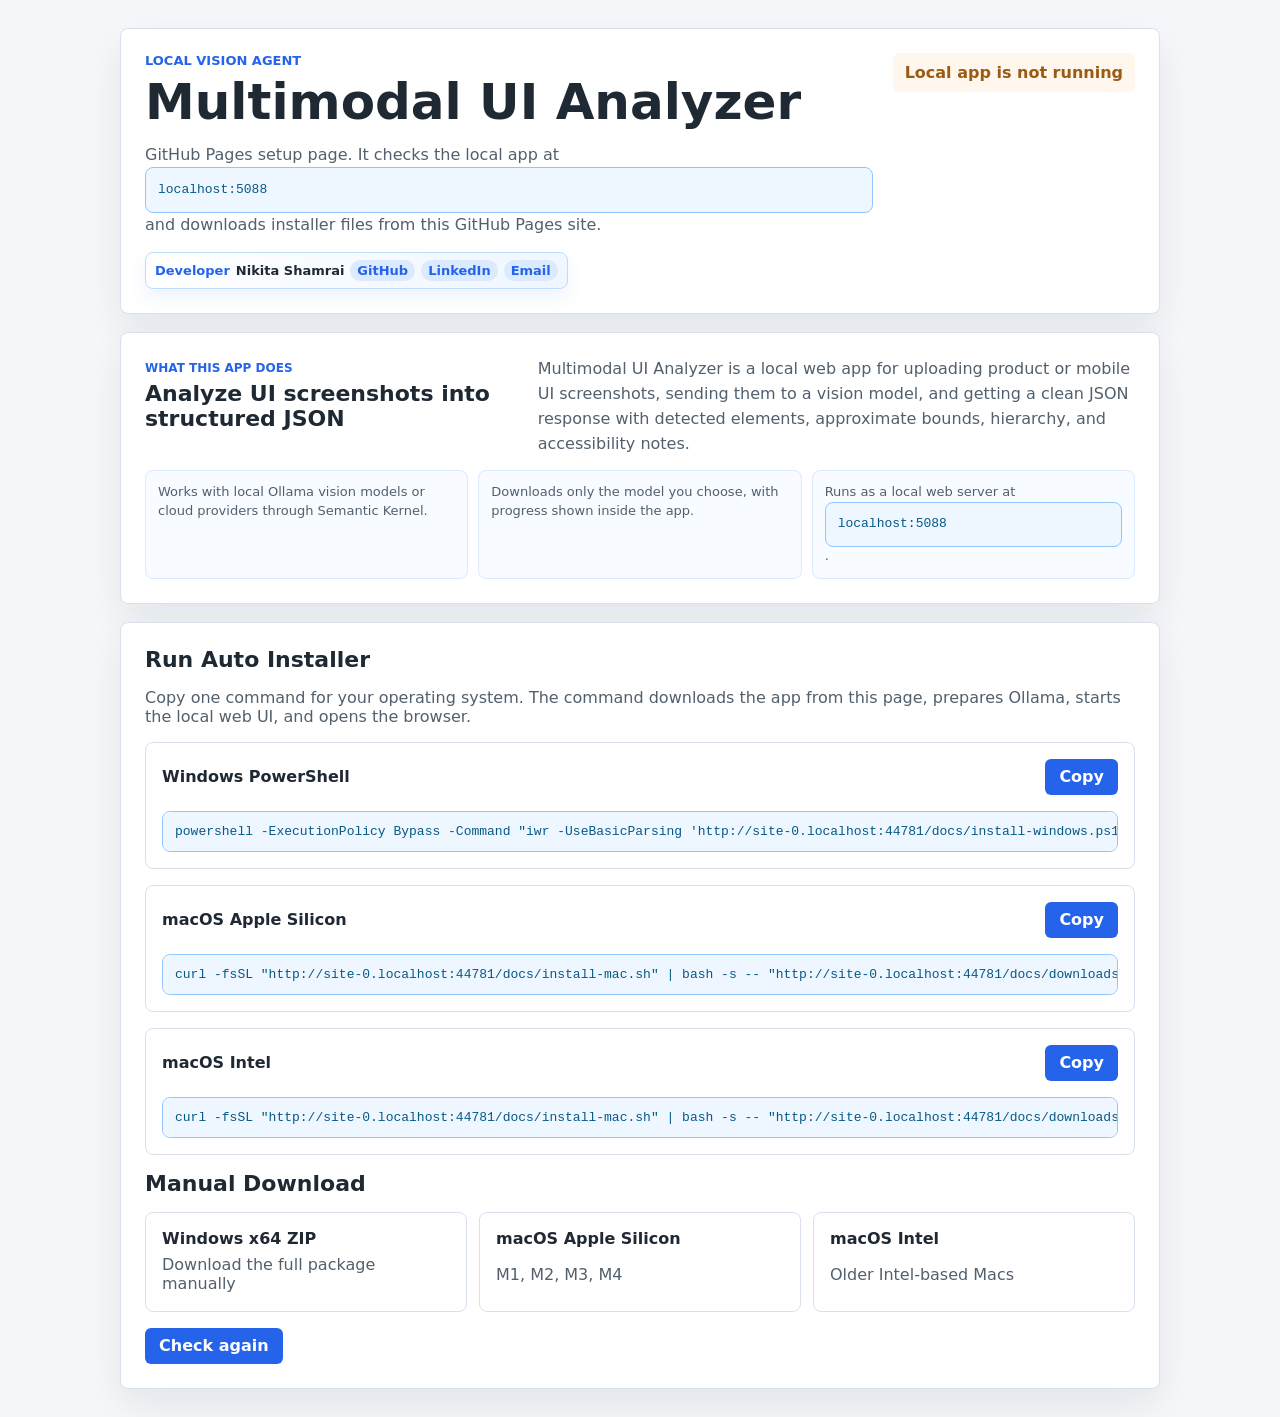
<file: docs/index.html>
<!doctype html>
<html lang="en">
<head>
  <meta charset="utf-8">
  <meta name="viewport" content="width=device-width, initial-scale=1">
  <title>Multimodal UI Analyzer Setup</title>
  <link rel="stylesheet" href="./styles.css">
</head>
<body>
  <main class="setup">
    <section class="hero">
      <div>
        <p class="eyebrow">Local Vision Agent</p>
        <h1>Multimodal UI Analyzer</h1>
        <p class="lead">
          GitHub Pages setup page. It checks the local app at <code>localhost:5088</code>
          and downloads installer files from this GitHub Pages site.
        </p>
        <div class="developer-plaque" aria-label="Developer contact">
          <span>Developer</span>
          <strong>Nikita Shamrai</strong>
          <a href="https://github.com/getdeathdone" target="_blank" rel="noreferrer">GitHub</a>
          <a href="https://www.linkedin.com/in/jolynike/" target="_blank" rel="noreferrer">LinkedIn</a>
          <a href="mailto:jolynike@gmail.com" target="_blank" rel="noreferrer">Email</a>
        </div>
      </div>
      <div id="statusBadge" class="status checking">Checking local app...</div>
    </section>

    <section class="panel app-summary" aria-labelledby="app-summary-title">
      <div>
        <span class="summary-label">What this app does</span>
        <h2 id="app-summary-title">Analyze UI screenshots into structured JSON</h2>
      </div>
      <p>
        Multimodal UI Analyzer is a local web app for uploading product or mobile UI screenshots,
        sending them to a vision model, and getting a clean JSON response with detected elements,
        approximate bounds, hierarchy, and accessibility notes.
      </p>
      <ul>
        <li>Works with local Ollama vision models or cloud providers through Semantic Kernel.</li>
        <li>Downloads only the model you choose, with progress shown inside the app.</li>
        <li>Runs as a local web server at <code>localhost:5088</code>.</li>
      </ul>
    </section>

    <section id="readyPanel" class="panel hidden">
      <h2>App Is Running</h2>
      <p>The local server is responding at <code>http://localhost:5088</code>.</p>
      <a class="button" href="http://localhost:5088/">Open app</a>
    </section>

    <section id="installPanel" class="panel hidden">
      <h2>Run Auto Installer</h2>
      <p>
        Copy one command for your operating system. The command downloads the app from this page,
        prepares Ollama, starts the local web UI, and opens the browser.
      </p>

      <div class="terminal-install">
        <div class="command-title">
          <h3>Windows PowerShell</h3>
          <button id="copyWindows" type="button">Copy</button>
        </div>
        <code id="windowsCommand"></code>
      </div>

      <div class="terminal-install">
        <div class="command-title">
          <h3>macOS Apple Silicon</h3>
          <button id="copyMacArm" type="button">Copy</button>
        </div>
        <code id="macArmCommand"></code>
      </div>

      <div class="terminal-install">
        <div class="command-title">
          <h3>macOS Intel</h3>
          <button id="copyMacIntel" type="button">Copy</button>
        </div>
        <code id="macIntelCommand"></code>
      </div>

      <h2>Manual Download</h2>
      <div class="downloads">
        <a id="windowsDownload" class="download-card" href="./downloads/MultimodalUIAnalyzer-0.1.0-win-x64.zip">
          <strong>Windows x64 ZIP</strong>
          <span>Download the full package manually</span>
        </a>
        <a id="macArmDownload" class="download-card" href="./downloads/MultimodalUIAnalyzer-0.1.0-osx-arm64.zip">
          <strong>macOS Apple Silicon</strong>
          <span>M1, M2, M3, M4</span>
        </a>
        <a id="macIntelDownload" class="download-card" href="./downloads/MultimodalUIAnalyzer-0.1.0-osx-x64.zip">
          <strong>macOS Intel</strong>
          <span>Older Intel-based Macs</span>
        </a>
      </div>

      <button id="checkAgain" type="button">Check again</button>
    </section>
  </main>

  <script src="./app.js"></script>
</body>
</html>
</file>
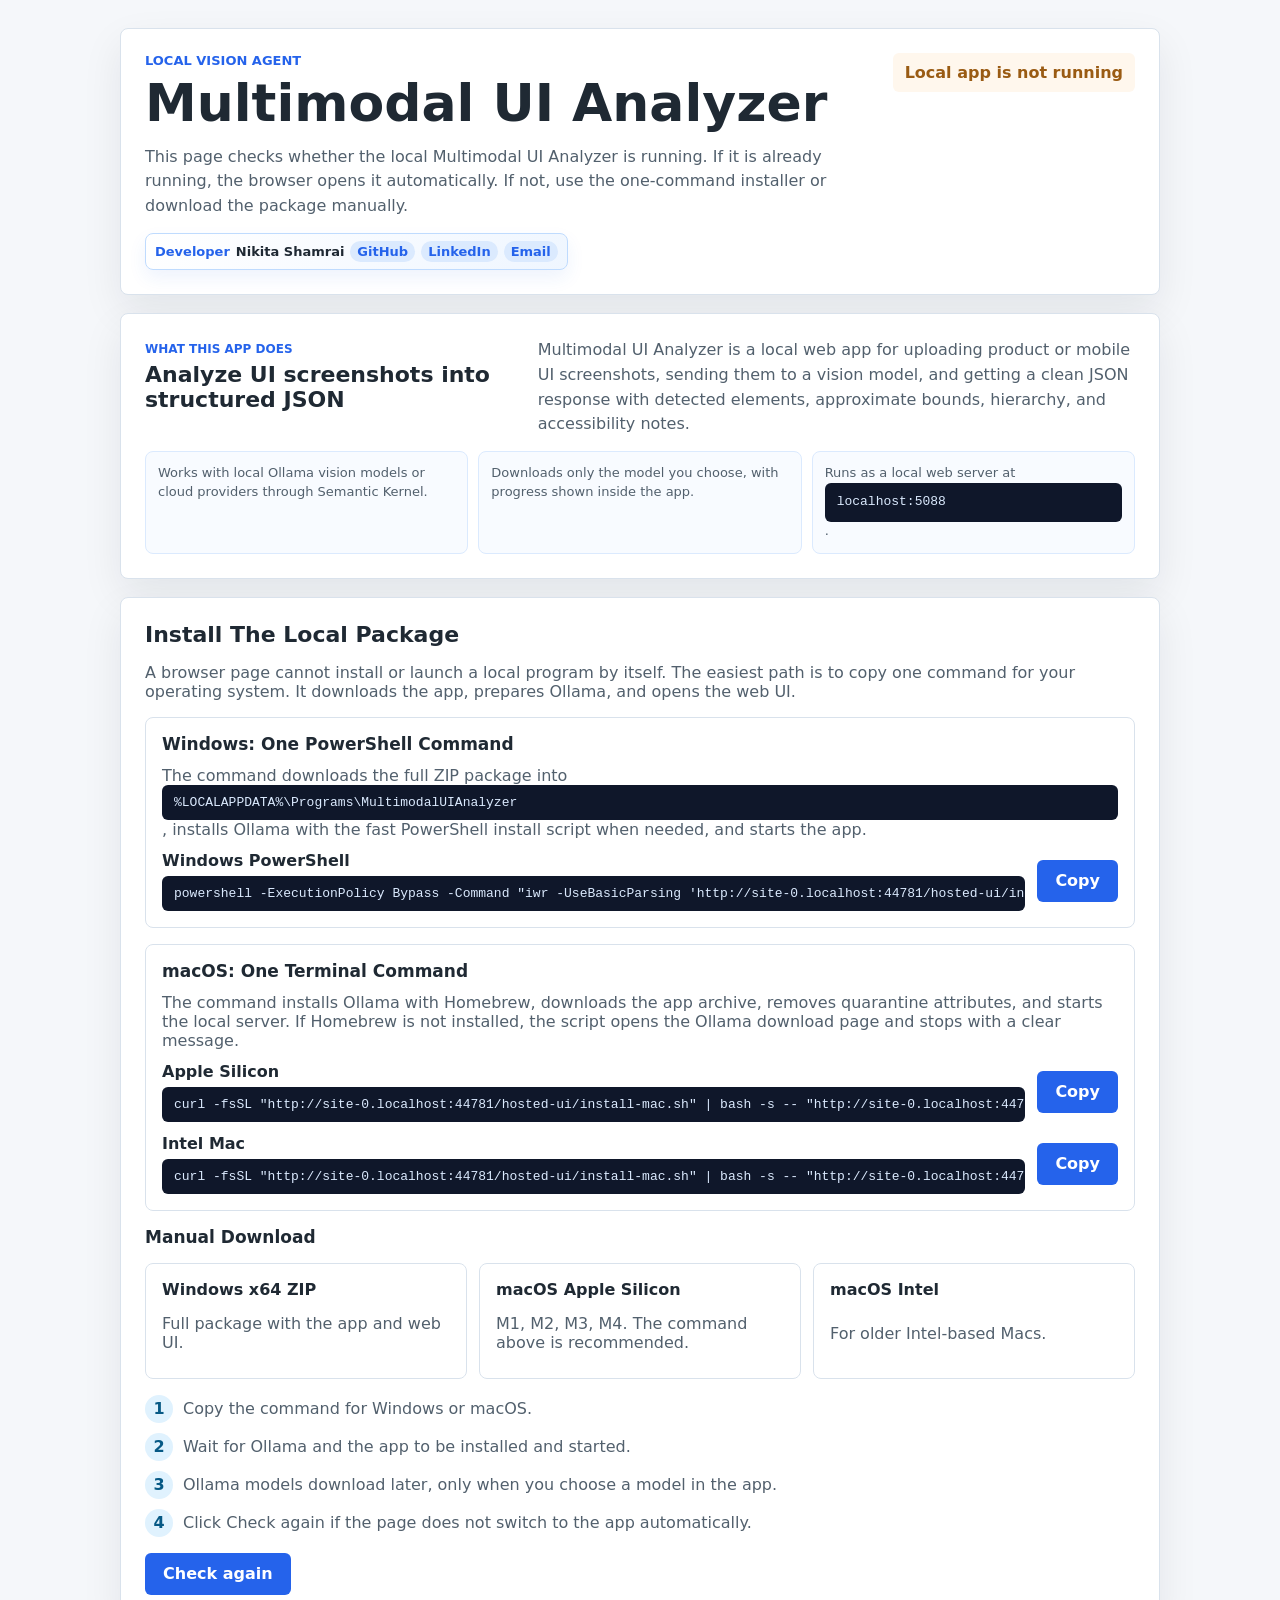
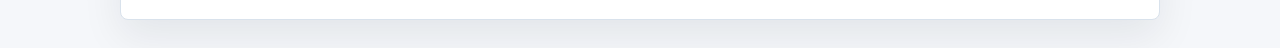
<file: hosted-ui/index.html>
<!doctype html>
<html lang="en">
<head>
  <meta charset="utf-8">
  <meta name="viewport" content="width=device-width, initial-scale=1">
  <title>Multimodal UI Analyzer Setup</title>
  <link rel="stylesheet" href="./styles.css">
</head>
<body>
  <main class="setup">
    <section class="hero">
      <div>
        <p class="eyebrow">Local Vision Agent</p>
        <h1>Multimodal UI Analyzer</h1>
        <p class="lead">
          This page checks whether the local Multimodal UI Analyzer is running.
          If it is already running, the browser opens it automatically. If not,
          use the one-command installer or download the package manually.
        </p>
        <div class="developer-plaque" aria-label="Developer contact">
          <span>Developer</span>
          <strong>Nikita Shamrai</strong>
          <a href="https://github.com/getdeathdone" target="_blank" rel="noreferrer">GitHub</a>
          <a href="https://www.linkedin.com/in/jolynike/" target="_blank" rel="noreferrer">LinkedIn</a>
          <a href="mailto:jolynike@gmail.com" target="_blank" rel="noreferrer">Email</a>
        </div>
      </div>
      <div id="statusBadge" class="status checking">Checking localhost...</div>
    </section>

    <section class="panel app-summary" aria-labelledby="app-summary-title">
      <div>
        <span class="summary-label">What this app does</span>
        <h2 id="app-summary-title">Analyze UI screenshots into structured JSON</h2>
      </div>
      <p>
        Multimodal UI Analyzer is a local web app for uploading product or mobile UI screenshots,
        sending them to a vision model, and getting a clean JSON response with detected elements,
        approximate bounds, hierarchy, and accessibility notes.
      </p>
      <ul>
        <li>Works with local Ollama vision models or cloud providers through Semantic Kernel.</li>
        <li>Downloads only the model you choose, with progress shown inside the app.</li>
        <li>Runs as a local web server at <code>localhost:5088</code>.</li>
      </ul>
    </section>

    <section id="readyPanel" class="panel hidden">
      <h2>App Is Running</h2>
      <p>
        The local server is responding at <code>http://localhost:5088</code>.
        If the page did not open automatically, use the button below.
      </p>
      <a class="button" href="http://localhost:5088/">Open app</a>
    </section>

    <section id="installPanel" class="panel hidden">
      <h2>Install The Local Package</h2>
      <p>
        A browser page cannot install or launch a local program by itself.
        The easiest path is to copy one command for your operating system.
        It downloads the app, prepares Ollama, and opens the web UI.
      </p>

      <div class="terminal-install">
        <h3>Windows: One PowerShell Command</h3>
        <p>
          The command downloads the full ZIP package into <code>%LOCALAPPDATA%\Programs\MultimodalUIAnalyzer</code>,
          installs Ollama with the fast PowerShell install script when needed, and starts the app.
        </p>
        <div class="command-row">
          <div>
            <strong>Windows PowerShell</strong>
            <code id="windowsCommand"></code>
          </div>
          <button id="copyWindows" type="button">Copy</button>
        </div>
      </div>

      <div class="terminal-install">
        <h3>macOS: One Terminal Command</h3>
        <p>
          The command installs Ollama with Homebrew, downloads the app archive,
          removes quarantine attributes, and starts the local server. If Homebrew is not installed,
          the script opens the Ollama download page and stops with a clear message.
        </p>
        <div class="command-row">
          <div>
            <strong>Apple Silicon</strong>
            <code id="macArmCommand"></code>
          </div>
          <button id="copyMacArm" type="button">Copy</button>
        </div>
        <div class="command-row">
          <div>
            <strong>Intel Mac</strong>
            <code id="macIntelCommand"></code>
          </div>
          <button id="copyMacIntel" type="button">Copy</button>
        </div>
      </div>

      <h3>Manual Download</h3>
      <div class="downloads">
        <a id="windowsDownload" class="download-card" href="./downloads/MultimodalUIAnalyzer-0.1.0-win-x64.zip">
          <strong>Windows x64 ZIP</strong>
          <span>Full package with the app and web UI.</span>
        </a>
        <a id="macArmDownload" class="download-card" href="./downloads/MultimodalUIAnalyzer-0.1.0-osx-arm64.zip">
          <strong>macOS Apple Silicon</strong>
          <span>M1, M2, M3, M4. The command above is recommended.</span>
        </a>
        <a id="macIntelDownload" class="download-card" href="./downloads/MultimodalUIAnalyzer-0.1.0-osx-x64.zip">
          <strong>macOS Intel</strong>
          <span>For older Intel-based Macs.</span>
        </a>
      </div>

      <div class="steps">
        <div><strong>1</strong><span>Copy the command for Windows or macOS.</span></div>
        <div><strong>2</strong><span>Wait for Ollama and the app to be installed and started.</span></div>
        <div><strong>3</strong><span>Ollama models download later, only when you choose a model in the app.</span></div>
        <div><strong>4</strong><span>Click Check again if the page does not switch to the app automatically.</span></div>
      </div>

      <button id="checkAgain" type="button">Check again</button>
    </section>
  </main>

  <script src="./app.js"></script>
</body>
</html>
</file>
<file: docs/styles.css>
:root {
  color-scheme: light;
  --bg: #f5f7fa;
  --surface: #ffffff;
  --line: #d9e2ec;
  --text: #1f2933;
  --muted: #52606d;
  --accent: #2563eb;
  --code-bg: #eef6ff;
  --code-text: #075985;
  font-family: "Segoe UI", system-ui, -apple-system, BlinkMacSystemFont, sans-serif;
}

* { box-sizing: border-box; }

body {
  margin: 0;
  min-height: 100vh;
  background: var(--bg);
  color: var(--text);
}

.hidden { display: none !important; }

.setup {
  display: grid;
  gap: 18px;
  width: min(1040px, calc(100% - 32px));
  margin: 0 auto;
  padding: 28px 0;
}

.hero,
.panel {
  background: var(--surface);
  border: 1px solid var(--line);
  border-radius: 8px;
  box-shadow: 0 16px 40px rgba(15, 23, 42, 0.08);
  padding: 24px;
}

.hero {
  display: grid;
  grid-template-columns: minmax(0, 1fr) auto;
  gap: 20px;
}

.eyebrow {
  margin: 0 0 8px;
  color: var(--accent);
  font-size: 13px;
  font-weight: 760;
  text-transform: uppercase;
}

h1, h2, h3, p { margin: 0; }

h1 {
  font-size: clamp(30px, 5vw, 50px);
  line-height: 1.05;
}

h2 { font-size: 22px; }
h3 { font-size: 16px; }

.lead,
.panel p,
.download-card span {
  color: var(--muted);
}

.lead {
  max-width: 760px;
  margin-top: 14px;
  line-height: 1.55;
}

.developer-plaque {
  display: inline-flex;
  align-items: center;
  flex-wrap: wrap;
  gap: 6px;
  width: fit-content;
  max-width: 100%;
  margin-top: 14px;
  padding: 7px 9px;
  border: 1px solid #bfdbfe;
  border-radius: 8px;
  background: linear-gradient(135deg, #ffffff 0%, #eff6ff 100%);
  box-shadow: 0 8px 18px rgba(37, 99, 235, 0.08);
  color: var(--text);
  font-size: 13px;
}

.developer-plaque span,
.developer-plaque a {
  color: var(--accent);
  font-weight: 800;
}

.developer-plaque strong {
  font-weight: 800;
}

.developer-plaque a {
  padding: 3px 7px;
  border-radius: 999px;
  background: #dbeafe;
  text-decoration: none;
}

.developer-plaque a:hover {
  background: #bfdbfe;
}

.status {
  height: fit-content;
  border-radius: 6px;
  font-weight: 700;
  padding: 10px 12px;
  white-space: nowrap;
}

.status.checking,
.status.missing {
  background: #fff7ed;
  color: #9a5b13;
}

.status.ready {
  background: #e0f2fe;
  color: #075985;
}

.panel,
.terminal-install {
  display: grid;
  gap: 16px;
}

.app-summary {
  grid-template-columns: minmax(220px, 0.78fr) minmax(280px, 1.25fr);
  gap: 14px 20px;
}

.summary-label {
  display: inline-flex;
  margin-bottom: 6px;
  color: var(--accent);
  font-size: 12px;
  font-weight: 800;
  text-transform: uppercase;
}

.app-summary p {
  line-height: 1.55;
}

.app-summary ul {
  grid-column: 1 / -1;
  display: grid;
  grid-template-columns: repeat(3, minmax(0, 1fr));
  gap: 10px;
  margin: 0;
  padding: 0;
  list-style: none;
}

.app-summary li {
  min-height: 76px;
  padding: 12px;
  border: 1px solid #dbeafe;
  border-radius: 8px;
  color: var(--muted);
  background: #f8fbff;
  font-size: 13px;
  line-height: 1.45;
}

.terminal-install {
  padding: 16px;
  border: 1px solid var(--line);
  border-radius: 8px;
}

.command-title {
  display: flex;
  align-items: center;
  justify-content: space-between;
  gap: 12px;
}

.button,
button {
  display: inline-flex;
  align-items: center;
  justify-content: center;
  width: fit-content;
  min-height: 36px;
  padding: 0 14px;
  border: 0;
  border-radius: 6px;
  color: #ffffff;
  background: var(--accent);
  cursor: pointer;
  font: inherit;
  font-weight: 700;
  text-decoration: none;
}

code {
  display: block;
  overflow-x: auto;
  padding: 12px;
  border: 1px solid #93c5fd;
  border-radius: 8px;
  color: var(--code-text);
  background: var(--code-bg);
  white-space: nowrap;
}

.downloads {
  display: grid;
  grid-template-columns: repeat(3, minmax(0, 1fr));
  gap: 12px;
}

.download-card {
  display: grid;
  gap: 6px;
  min-height: 100px;
  padding: 16px;
  border: 1px solid var(--line);
  border-radius: 8px;
  color: var(--text);
  text-decoration: none;
}

.download-card.recommended {
  border-color: var(--accent);
  outline: 2px solid rgba(37, 99, 235, 0.14);
}

@media (max-width: 760px) {
  .hero,
  .downloads,
  .app-summary,
  .app-summary ul {
    grid-template-columns: 1fr;
  }

  .developer-plaque {
    width: 100%;
  }
}
</file>
<file: hosted-ui/styles.css>
:root {
  --bg: #f5f7fa;
  --surface: #ffffff;
  --line: #d9e2ec;
  --text: #1f2933;
  --muted: #52606d;
  --accent: #2563eb;
  --warning: #9a5b13;
  --shadow: 0 16px 40px rgba(15, 23, 42, 0.08);
}

* { box-sizing: border-box; }

body {
  margin: 0;
  min-height: 100vh;
  background: var(--bg);
  color: var(--text);
  font-family: "Segoe UI", system-ui, -apple-system, BlinkMacSystemFont, sans-serif;
}

.hidden { display: none !important; }

.setup {
  display: grid;
  gap: 18px;
  width: min(1040px, calc(100% - 32px));
  margin: 0 auto;
  padding: 28px 0;
}

.hero,
.panel {
  background: var(--surface);
  border: 1px solid var(--line);
  border-radius: 8px;
  box-shadow: var(--shadow);
  padding: 24px;
}

.hero {
  display: grid;
  grid-template-columns: minmax(0, 1fr) auto;
  gap: 20px;
  align-items: flex-start;
}

.eyebrow {
  margin: 0 0 8px;
  color: var(--accent);
  font-size: 13px;
  font-weight: 760;
  text-transform: uppercase;
}

h1, h2, h3, p { margin: 0; }

h1 {
  max-width: 820px;
  font-size: clamp(30px, 5vw, 52px);
  line-height: 1.05;
}

h2 { font-size: 22px; }
h3 { font-size: 17px; }

.lead,
.panel p,
.download-card span,
.steps span {
  color: var(--muted);
}

.lead {
  max-width: 780px;
  margin-top: 14px;
  line-height: 1.55;
}

.developer-plaque {
  display: inline-flex;
  align-items: center;
  flex-wrap: wrap;
  gap: 6px;
  width: fit-content;
  max-width: 100%;
  margin-top: 14px;
  padding: 7px 9px;
  border: 1px solid #bfdbfe;
  border-radius: 8px;
  background: linear-gradient(135deg, #ffffff 0%, #eff6ff 100%);
  box-shadow: 0 8px 18px rgba(37, 99, 235, 0.08);
  color: var(--text);
  font-size: 13px;
}

.developer-plaque span,
.developer-plaque a {
  color: var(--accent);
  font-weight: 800;
}

.developer-plaque strong {
  font-weight: 800;
}

.developer-plaque a {
  padding: 3px 7px;
  border-radius: 999px;
  background: #dbeafe;
  text-decoration: none;
}

.developer-plaque a:hover {
  background: #bfdbfe;
}

.status {
  border-radius: 6px;
  font-weight: 700;
  padding: 10px 12px;
  white-space: nowrap;
}

.status.checking,
.status.missing {
  background: #fff7ed;
  color: var(--warning);
}

.status.ready {
  background: #e0f2fe;
  color: #075985;
}

.panel {
  display: grid;
  gap: 16px;
}

.app-summary {
  grid-template-columns: minmax(220px, 0.78fr) minmax(280px, 1.25fr);
  gap: 14px 20px;
}

.summary-label {
  display: inline-flex;
  margin-bottom: 6px;
  color: var(--accent);
  font-size: 12px;
  font-weight: 800;
  text-transform: uppercase;
}

.app-summary p {
  line-height: 1.55;
}

.app-summary ul {
  grid-column: 1 / -1;
  display: grid;
  grid-template-columns: repeat(3, minmax(0, 1fr));
  gap: 10px;
  margin: 0;
  padding: 0;
  list-style: none;
}

.app-summary li {
  min-height: 76px;
  padding: 12px;
  border: 1px solid #dbeafe;
  border-radius: 8px;
  color: var(--muted);
  background: #f8fbff;
  font-size: 13px;
  line-height: 1.45;
}

.button,
button {
  display: inline-flex;
  align-items: center;
  justify-content: center;
  width: fit-content;
  min-height: 42px;
  padding: 0 18px;
  border: 0;
  border-radius: 6px;
  color: #fff;
  background: var(--accent);
  cursor: pointer;
  font: inherit;
  font-weight: 700;
  text-decoration: none;
}

.downloads {
  display: grid;
  grid-template-columns: repeat(3, minmax(0, 1fr));
  gap: 12px;
}

.download-card {
  display: grid;
  gap: 6px;
  min-height: 116px;
  padding: 16px;
  border: 1px solid var(--line);
  border-radius: 8px;
  color: var(--text);
  text-decoration: none;
}

.download-card.recommended {
  border-color: var(--accent);
  outline: 2px solid rgba(37, 99, 235, 0.14);
}

.terminal-install {
  display: grid;
  gap: 12px;
  padding: 16px;
  border: 1px solid var(--line);
  border-radius: 8px;
}

.command-row {
  display: grid;
  grid-template-columns: minmax(0, 1fr) auto;
  gap: 12px;
  align-items: center;
}

.command-row > div {
  display: grid;
  gap: 6px;
  min-width: 0;
}

code {
  display: block;
  overflow-x: auto;
  padding: 10px 12px;
  border-radius: 6px;
  color: #dbeafe;
  background: #0f172a;
  white-space: nowrap;
}

.steps {
  display: grid;
  gap: 10px;
}

.steps div {
  display: grid;
  grid-template-columns: 28px minmax(0, 1fr);
  gap: 10px;
  align-items: center;
}

.steps strong {
  display: inline-flex;
  width: 28px;
  height: 28px;
  align-items: center;
  justify-content: center;
  border-radius: 999px;
  color: #075985;
  background: #e0f2fe;
}

@media (max-width: 760px) {
  .hero,
  .downloads,
  .app-summary,
  .app-summary ul {
    grid-template-columns: 1fr;
  }

  .developer-plaque {
    width: 100%;
  }
}
</file>
